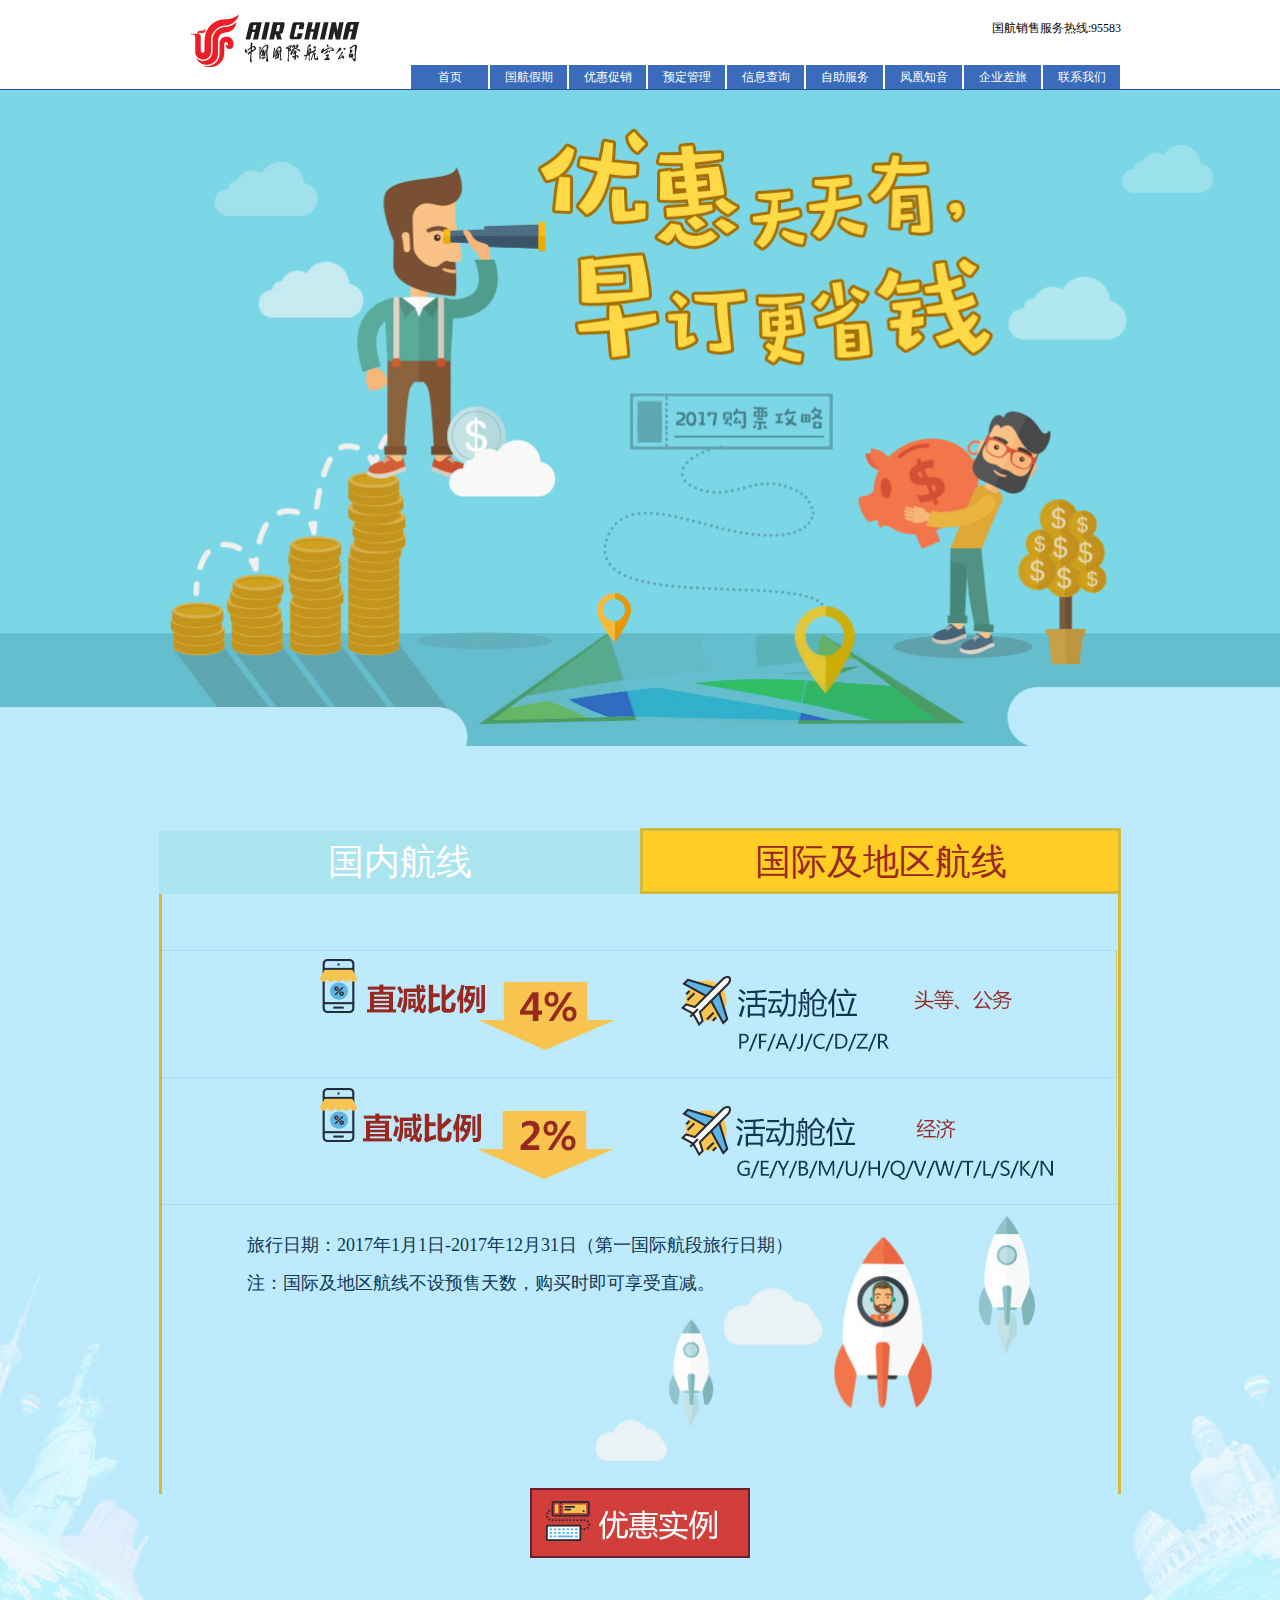
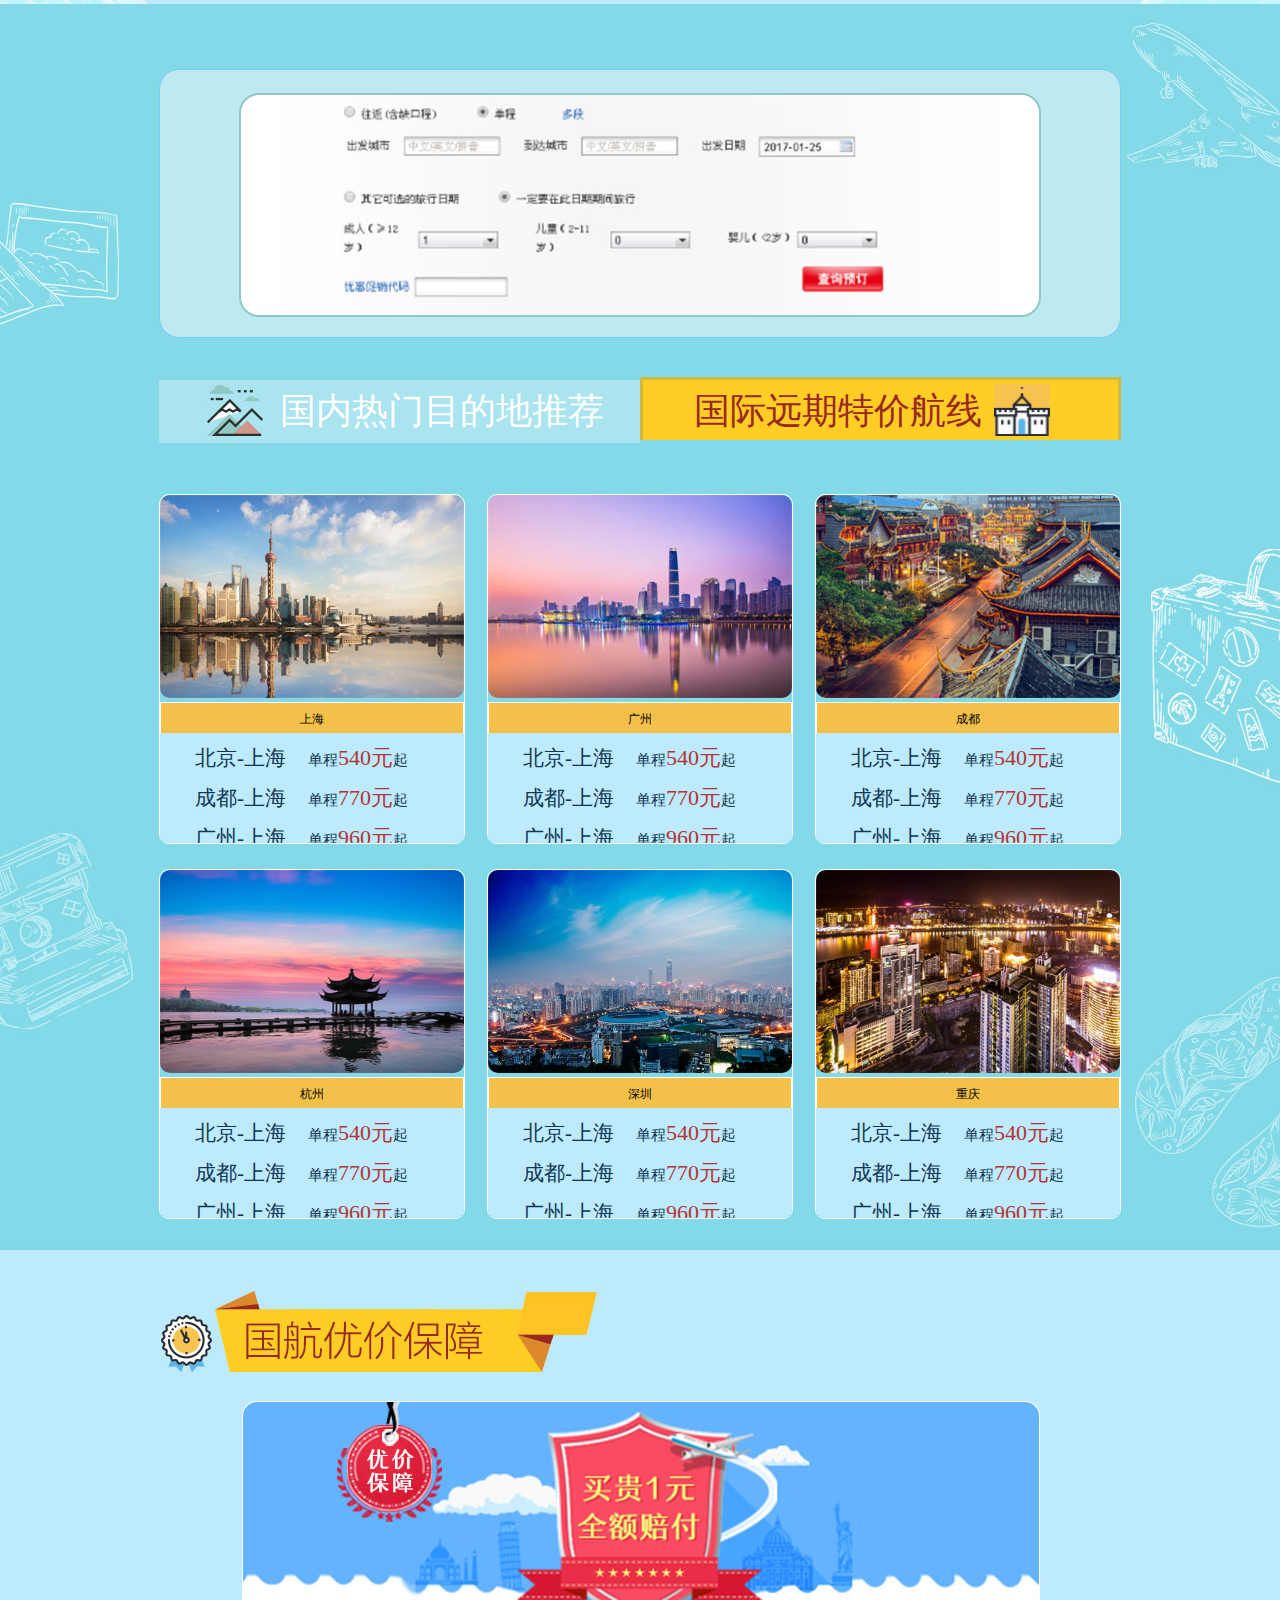
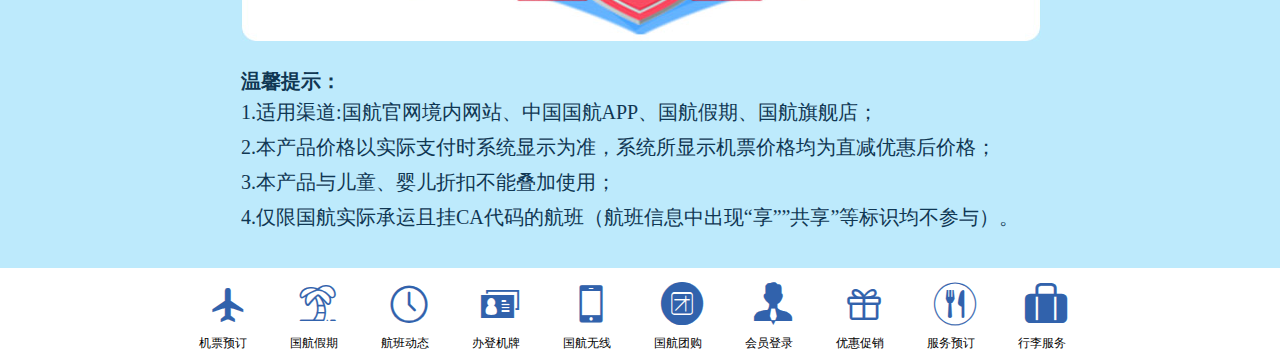
<file: index.html>
<!DOCTYPE html>
<html>
<head lang="en">
    <meta charset="UTF-8">
    <meta name="viewport"
          content="width=device-width,initial-scale=1.0,minimum-scale=1.0,maximum-scale=1.0,user-scalable=no">
    <title>中国国际航空</title>
    <link href="css/hk.css" type="text/css" rel="stylesheet">
    <link rel="stylesheet" href="font/iconfont.css"/>
</head>
<body>
<div class="mo">
    <header class="clearFix">
        <a href="#"><img src="images/logo_03.jpg" alt=""/></a>
        <div class="right">
            <span>国航销售服务热线:95583</span>
        </div>
        <div class="left">
            <ul>
                <li><a href="#">首页</a></li>
                <li><a href="#">国航假期</a></li>
                <li><a href="#">优惠促销</a></li>
                <li><a href="#">预定管理</a></li>
                <li><a href="#">信息查询</a></li>
                <li><a href="#">自助服务</a></li>
                <li><a href="#">凤凰知音</a></li>
                <li><a href="#">企业差旅</a></li>
                <li><a href="#">联系我们</a></li>
            </ul>
        </div>
    </header>
    <div class="banner">
       <div></div>
    </div>
    <div class="lane">
        <div class="activity">
           <div class="guo">
              <div class="xian">
                  <span>国内航线</span><span>国际及地区航线</span>
              </div>
              <div class="content">
                  <div class="bili"><img src="images/hd_03.jpg" alt=""/></div>
                  <div class="bili"><img src="images/hd_06.jpg" alt=""/></div>
                  <div class="zhu">
                      <p>旅行日期：2017年1月1日-2017年12月31日（第一国际航段旅行日期）</p>
                      <p>注：国际及地区航线不设预售天数，购买时即可享受直减。</p>
                  </div>
                  <div class="btn">
                      <a href="#"><img src="images/anniu_09.jpg" alt=""/></a>
                  </div>
              </div>
           </div>
        </div>
    </div>
    <div class="query">
        <div class="query-con">
            <div class="reserve">
               <div>
                   <img src="images/chaxun_03.jpg" alt=""/>
               </div>
            </div>
            <div class="hot">
                <div class="xian">
                    <span><img src="images/xiao_07.jpg" alt=""/>国内热门目的地推荐</span><span>国际远期特价航线<img src="images/xiao_10.jpg" alt=""/></span>
                </div>
            </div>
            <div class="hot-xian">
                <ul>
                    <li>
                        <div class="shanghai">
                            <img src="images/sh.jpg" alt=""/>
                            <div>上海</div>
                        </div>
                        <div class="dan">
                            <div>北京-上海<p>单程<span>540元</span>起</p></div>
                            <div>成都-上海<p>单程<span>770元</span>起</p></div>
                            <div>广州-上海<p>单程<span>960元</span>起</p></div>
                        </div>
                    </li>
                    <li class="zhong">
                        <div class="shanghai">
                            <img src="images/gz.jpg" alt=""/>
                            <div>广州</div>
                        </div>
                        <div class="dan">
                            <div>北京-上海<p>单程<span>540元</span>起</p></div>
                            <div>成都-上海<p>单程<span>770元</span>起</p></div>
                            <div>广州-上海<p>单程<span>960元</span>起</p></div>
                        </div>
                    </li>
                    <li>
                        <div class="shanghai">
                            <img src="images/cd.jpg" alt=""/>
                            <div>成都</div>
                        </div>
                        <div class="dan">
                            <div>北京-上海<p>单程<span>540元</span>起</p></div>
                            <div>成都-上海<p>单程<span>770元</span>起</p></div>
                            <div>广州-上海<p>单程<span>960元</span>起</p></div>
                        </div>
                    </li>
                    <li>
                        <div class="shanghai">
                            <img src="images/hz.jpg" alt=""/>
                            <div>杭州</div>
                        </div>
                        <div class="dan">
                            <div>北京-上海<p>单程<span>540元</span>起</p></div>
                            <div>成都-上海<p>单程<span>770元</span>起</p></div>
                            <div>广州-上海<p>单程<span>960元</span>起</p></div>
                        </div>
                    </li>
                    <li class="zhong">
                        <div class="shanghai">
                            <img src="images/sz.jpg" alt=""/>
                            <div>深圳</div>
                        </div>
                        <div class="dan">
                            <div>北京-上海<p>单程<span>540元</span>起</p></div>
                            <div>成都-上海<p>单程<span>770元</span>起</p></div>
                            <div>广州-上海<p>单程<span>960元</span>起</p></div>
                        </div>
                    </li>
                    <li>
                        <div class="shanghai">
                            <img src="images/cq.jpg" alt=""/>
                            <div>重庆</div>
                        </div>
                        <div class="dan">
                            <div>北京-上海<p>单程<span>540元</span>起</p></div>
                            <div>成都-上海<p>单程<span>770元</span>起</p></div>
                            <div>广州-上海<p>单程<span>960元</span>起</p></div>
                        </div>
                    </li>
                </ul>
            </div>
        </div>
    </div>
    <div class="hint">
        <div class="guarantee">
            <div class="hint-logo">
                <img src="images/logo2_11.jpg" alt=""/>
            </div>
            <div class="guar">
                <img src="images/gui_11.jpg" alt=""/>
            </div>
            <div class="hint-t">
                <h1>温馨提示：</h1>
                <p>1.适用渠道:国航官网境内网站、中国国航APP、国航假期、国航旗舰店；</p>
                <p>2.本产品价格以实际支付时系统显示为准，系统所显示机票价格均为直减优惠后价格；</p>
                <p>3.本产品与儿童、婴儿折扣不能叠加使用；</p>
                <p>4.仅限国航实际承运且挂CA代码的航班（航班信息中出现“享””共享”等标识均不参与）。</p>
            </div>
        </div>
    </div>
    <footer>
        <div class="fot">
          <dl>
              <dt><i class="iconfont icon-feijizhizao"></i></dt>
              <dd>机票预订</dd>
          </dl>
            <dl>
                <dt><i class="iconfont icon-jiaqi"></i></dt>
                <dd>国航假期</dd>
            </dl>
            <dl>
                <dt><i class="iconfont icon-shijian"></i></dt>
                <dd>航班动态</dd>
            </dl>
            <dl>
                <dt><i class="iconfont icon-huiyuan1"></i></dt>
                <dd>办登机牌</dd>
            </dl>
            <dl>
                <dt><i class="iconfont icon-shouji"></i></dt>
                <dd>国航无线</dd>
            </dl>
            <dl>
                <dt><i class="iconfont icon-tubiaodalibao-01"></i></dt>
                <dd>国航团购</dd>
            </dl>
            <dl>
                <dt><i class="iconfont icon-huiyuan"></i></dt>
                <dd>会员登录</dd>
            </dl>
            <dl>
                <dt><i class="iconfont icon-youhui"></i></dt>
                <dd>优惠促销</dd>
            </dl>
            <dl>
                <dt><i class="iconfont icon-canting"></i></dt>
                <dd>服务预订</dd>
            </dl>
            <dl>
                <dt><i class="iconfont icon-xinglijicun"></i></dt>
                <dd>行李服务</dd>
            </dl>
        </div>
    </footer>
</div>
</body>
</html>
</file>
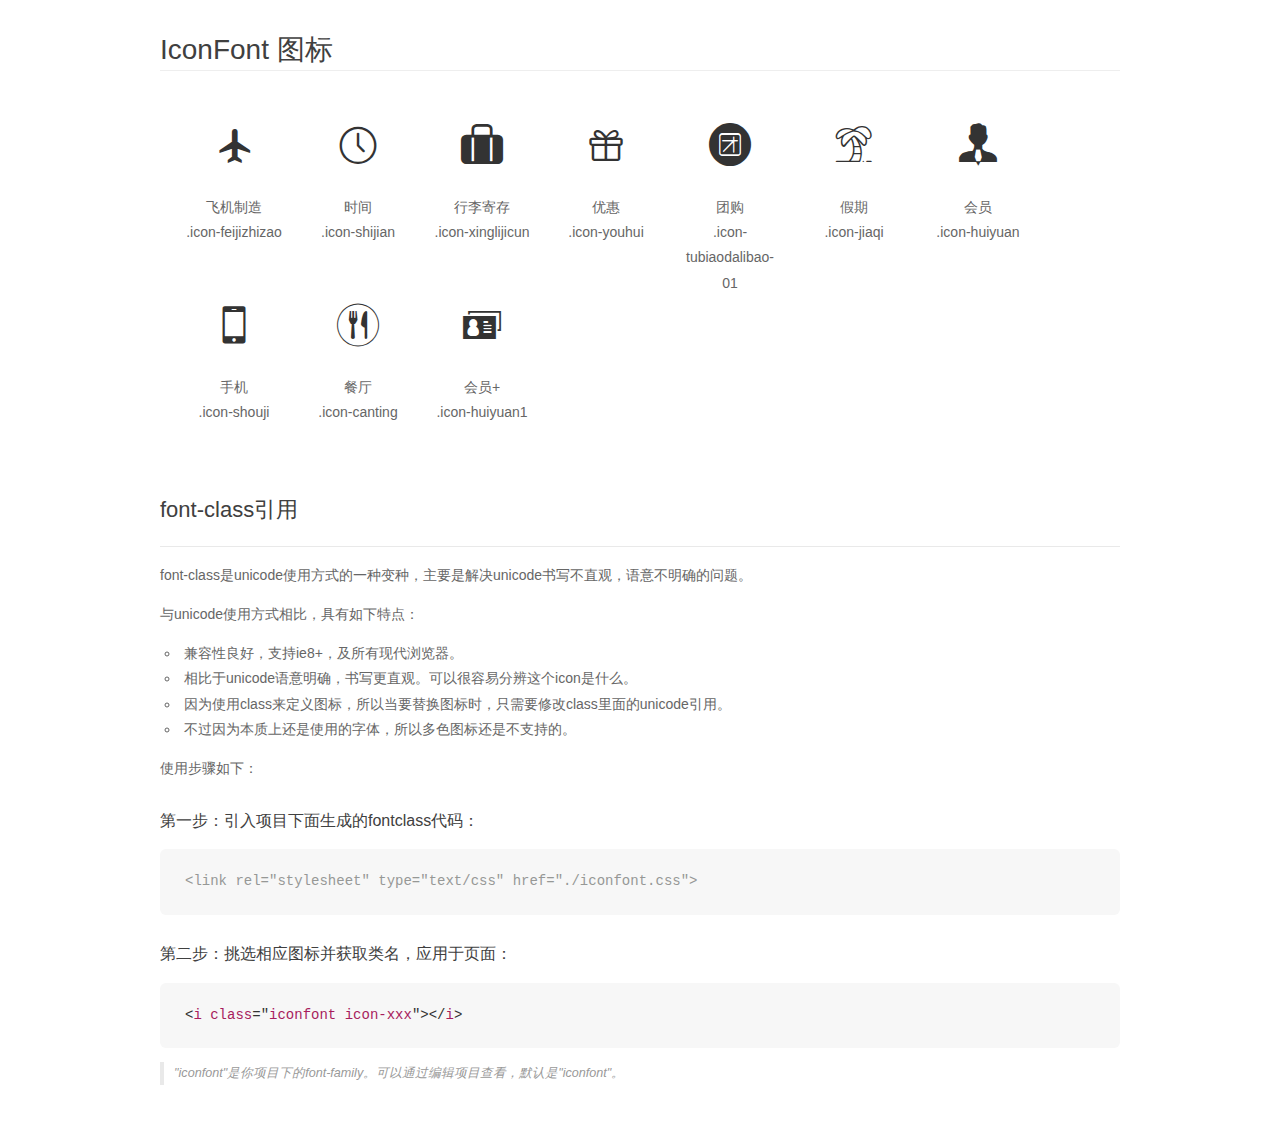
<file: font/demo_fontclass.html>
<!DOCTYPE html>
<html>
<head>
    <meta charset="utf-8"/>
    <title>IconFont</title>
    <link rel="stylesheet" href="demo.css">
    <link rel="stylesheet" href="iconfont.css">
</head>
<body>
    <div class="main markdown">
        <h1>IconFont 图标</h1>
        <ul class="icon_lists clear">
            
                <li>
                <i class="icon iconfont icon-feijizhizao"></i>
                    <div class="name">飞机制造</div>
                    <div class="fontclass">.icon-feijizhizao</div>
                </li>
            
                <li>
                <i class="icon iconfont icon-shijian"></i>
                    <div class="name">时间</div>
                    <div class="fontclass">.icon-shijian</div>
                </li>
            
                <li>
                <i class="icon iconfont icon-xinglijicun"></i>
                    <div class="name">行李寄存</div>
                    <div class="fontclass">.icon-xinglijicun</div>
                </li>
            
                <li>
                <i class="icon iconfont icon-youhui"></i>
                    <div class="name">优惠</div>
                    <div class="fontclass">.icon-youhui</div>
                </li>
            
                <li>
                <i class="icon iconfont icon-tubiaodalibao-01"></i>
                    <div class="name">团购</div>
                    <div class="fontclass">.icon-tubiaodalibao-01</div>
                </li>
            
                <li>
                <i class="icon iconfont icon-jiaqi"></i>
                    <div class="name">假期</div>
                    <div class="fontclass">.icon-jiaqi</div>
                </li>
            
                <li>
                <i class="icon iconfont icon-huiyuan"></i>
                    <div class="name">会员</div>
                    <div class="fontclass">.icon-huiyuan</div>
                </li>
            
                <li>
                <i class="icon iconfont icon-shouji"></i>
                    <div class="name">手机</div>
                    <div class="fontclass">.icon-shouji</div>
                </li>
            
                <li>
                <i class="icon iconfont icon-canting"></i>
                    <div class="name">餐厅</div>
                    <div class="fontclass">.icon-canting</div>
                </li>
            
                <li>
                <i class="icon iconfont icon-huiyuan1"></i>
                    <div class="name">会员+</div>
                    <div class="fontclass">.icon-huiyuan1</div>
                </li>
            
        </ul>

        <h2 id="font-class-">font-class引用</h2>
        <hr>

        <p>font-class是unicode使用方式的一种变种，主要是解决unicode书写不直观，语意不明确的问题。</p>
        <p>与unicode使用方式相比，具有如下特点：</p>
        <ul>
        <li>兼容性良好，支持ie8+，及所有现代浏览器。</li>
        <li>相比于unicode语意明确，书写更直观。可以很容易分辨这个icon是什么。</li>
        <li>因为使用class来定义图标，所以当要替换图标时，只需要修改class里面的unicode引用。</li>
        <li>不过因为本质上还是使用的字体，所以多色图标还是不支持的。</li>
        </ul>
        <p>使用步骤如下：</p>
        <h3 id="-fontclass-">第一步：引入项目下面生成的fontclass代码：</h3>


        <pre><code class="lang-js hljs javascript"><span class="hljs-comment">&lt;link rel="stylesheet" type="text/css" href="./iconfont.css"&gt;</span></code></pre>
        <h3 id="-">第二步：挑选相应图标并获取类名，应用于页面：</h3>
        <pre><code class="lang-css hljs">&lt;<span class="hljs-selector-tag">i</span> <span class="hljs-selector-tag">class</span>="<span class="hljs-selector-tag">iconfont</span> <span class="hljs-selector-tag">icon-xxx</span>"&gt;&lt;/<span class="hljs-selector-tag">i</span>&gt;</code></pre>
        <blockquote>
        <p>"iconfont"是你项目下的font-family。可以通过编辑项目查看，默认是"iconfont"。</p>
        </blockquote>
    </div>
</body>
</html>
</file>
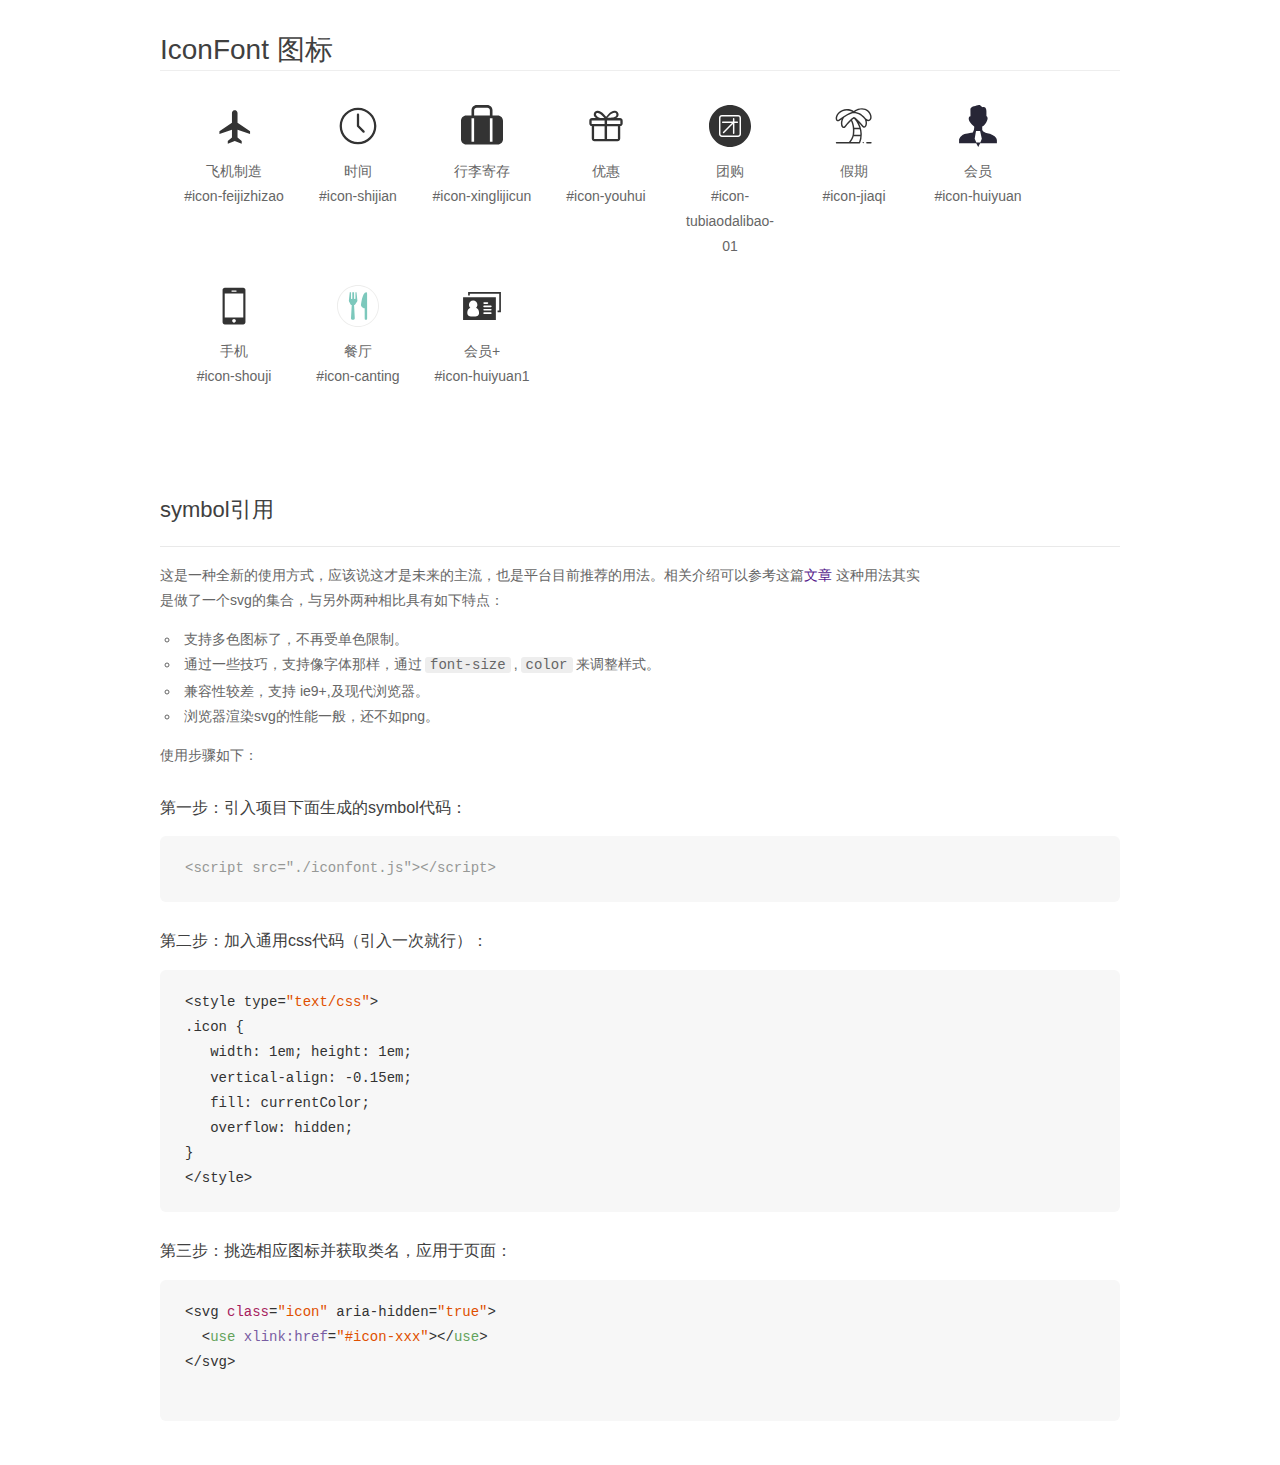
<file: font/demo_symbol.html>
<!DOCTYPE html>
<html>
<head>
    <meta charset="utf-8"/>
    <title>IconFont</title>
    <link rel="stylesheet" href="demo.css">
    <script src="iconfont.js"></script>

    <style type="text/css">
        .icon {
          /* 通过设置 font-size 来改变图标大小 */
          width: 1em; height: 1em;
          /* 图标和文字相邻时，垂直对齐 */
          vertical-align: -0.15em;
          /* 通过设置 color 来改变 SVG 的颜色/fill */
          fill: currentColor;
          /* path 和 stroke 溢出 viewBox 部分在 IE 下会显示
             normalize.css 中也包含这行 */
          overflow: hidden;
        }

    </style>
</head>
<body>
    <div class="main markdown">
        <h1>IconFont 图标</h1>
        <ul class="icon_lists clear">
            
                <li>
                    <svg class="icon" aria-hidden="true">
                        <use xlink:href="#icon-feijizhizao"></use>
                    </svg>
                    <div class="name">飞机制造</div>
                    <div class="fontclass">#icon-feijizhizao</div>
                </li>
            
                <li>
                    <svg class="icon" aria-hidden="true">
                        <use xlink:href="#icon-shijian"></use>
                    </svg>
                    <div class="name">时间</div>
                    <div class="fontclass">#icon-shijian</div>
                </li>
            
                <li>
                    <svg class="icon" aria-hidden="true">
                        <use xlink:href="#icon-xinglijicun"></use>
                    </svg>
                    <div class="name">行李寄存</div>
                    <div class="fontclass">#icon-xinglijicun</div>
                </li>
            
                <li>
                    <svg class="icon" aria-hidden="true">
                        <use xlink:href="#icon-youhui"></use>
                    </svg>
                    <div class="name">优惠</div>
                    <div class="fontclass">#icon-youhui</div>
                </li>
            
                <li>
                    <svg class="icon" aria-hidden="true">
                        <use xlink:href="#icon-tubiaodalibao-01"></use>
                    </svg>
                    <div class="name">团购</div>
                    <div class="fontclass">#icon-tubiaodalibao-01</div>
                </li>
            
                <li>
                    <svg class="icon" aria-hidden="true">
                        <use xlink:href="#icon-jiaqi"></use>
                    </svg>
                    <div class="name">假期</div>
                    <div class="fontclass">#icon-jiaqi</div>
                </li>
            
                <li>
                    <svg class="icon" aria-hidden="true">
                        <use xlink:href="#icon-huiyuan"></use>
                    </svg>
                    <div class="name">会员</div>
                    <div class="fontclass">#icon-huiyuan</div>
                </li>
            
                <li>
                    <svg class="icon" aria-hidden="true">
                        <use xlink:href="#icon-shouji"></use>
                    </svg>
                    <div class="name">手机</div>
                    <div class="fontclass">#icon-shouji</div>
                </li>
            
                <li>
                    <svg class="icon" aria-hidden="true">
                        <use xlink:href="#icon-canting"></use>
                    </svg>
                    <div class="name">餐厅</div>
                    <div class="fontclass">#icon-canting</div>
                </li>
            
                <li>
                    <svg class="icon" aria-hidden="true">
                        <use xlink:href="#icon-huiyuan1"></use>
                    </svg>
                    <div class="name">会员+</div>
                    <div class="fontclass">#icon-huiyuan1</div>
                </li>
            
        </ul>


        <h2 id="symbol-">symbol引用</h2>
        <hr>

        <p>这是一种全新的使用方式，应该说这才是未来的主流，也是平台目前推荐的用法。相关介绍可以参考这篇<a href="">文章</a>
        这种用法其实是做了一个svg的集合，与另外两种相比具有如下特点：</p>
        <ul>
          <li>支持多色图标了，不再受单色限制。</li>
          <li>通过一些技巧，支持像字体那样，通过<code>font-size</code>,<code>color</code>来调整样式。</li>
          <li>兼容性较差，支持 ie9+,及现代浏览器。</li>
          <li>浏览器渲染svg的性能一般，还不如png。</li>
        </ul>
        <p>使用步骤如下：</p>
        <h3 id="-symbol-">第一步：引入项目下面生成的symbol代码：</h3>
        <pre><code class="lang-js hljs javascript"><span class="hljs-comment">&lt;script src="./iconfont.js"&gt;&lt;/script&gt;</span></code></pre>
        <h3 id="-css-">第二步：加入通用css代码（引入一次就行）：</h3>
        <pre><code class="lang-js hljs javascript">&lt;style type=<span class="hljs-string">"text/css"</span>&gt;
.icon {
   width: <span class="hljs-number">1</span>em; height: <span class="hljs-number">1</span>em;
   vertical-align: <span class="hljs-number">-0.15</span>em;
   fill: currentColor;
   overflow: hidden;
}
&lt;<span class="hljs-regexp">/style&gt;</span></code></pre>
        <h3 id="-">第三步：挑选相应图标并获取类名，应用于页面：</h3>
        <pre><code class="lang-js hljs javascript">&lt;svg <span class="hljs-class"><span class="hljs-keyword">class</span></span>=<span class="hljs-string">"icon"</span> aria-hidden=<span class="hljs-string">"true"</span>&gt;<span class="xml"><span class="hljs-tag">
  &lt;<span class="hljs-name">use</span> <span class="hljs-attr">xlink:href</span>=<span class="hljs-string">"#icon-xxx"</span>&gt;</span><span class="hljs-tag">&lt;/<span class="hljs-name">use</span>&gt;</span>
</span>&lt;<span class="hljs-regexp">/svg&gt;
        </span></code></pre>
    </div>
</body>
</html>
</file>
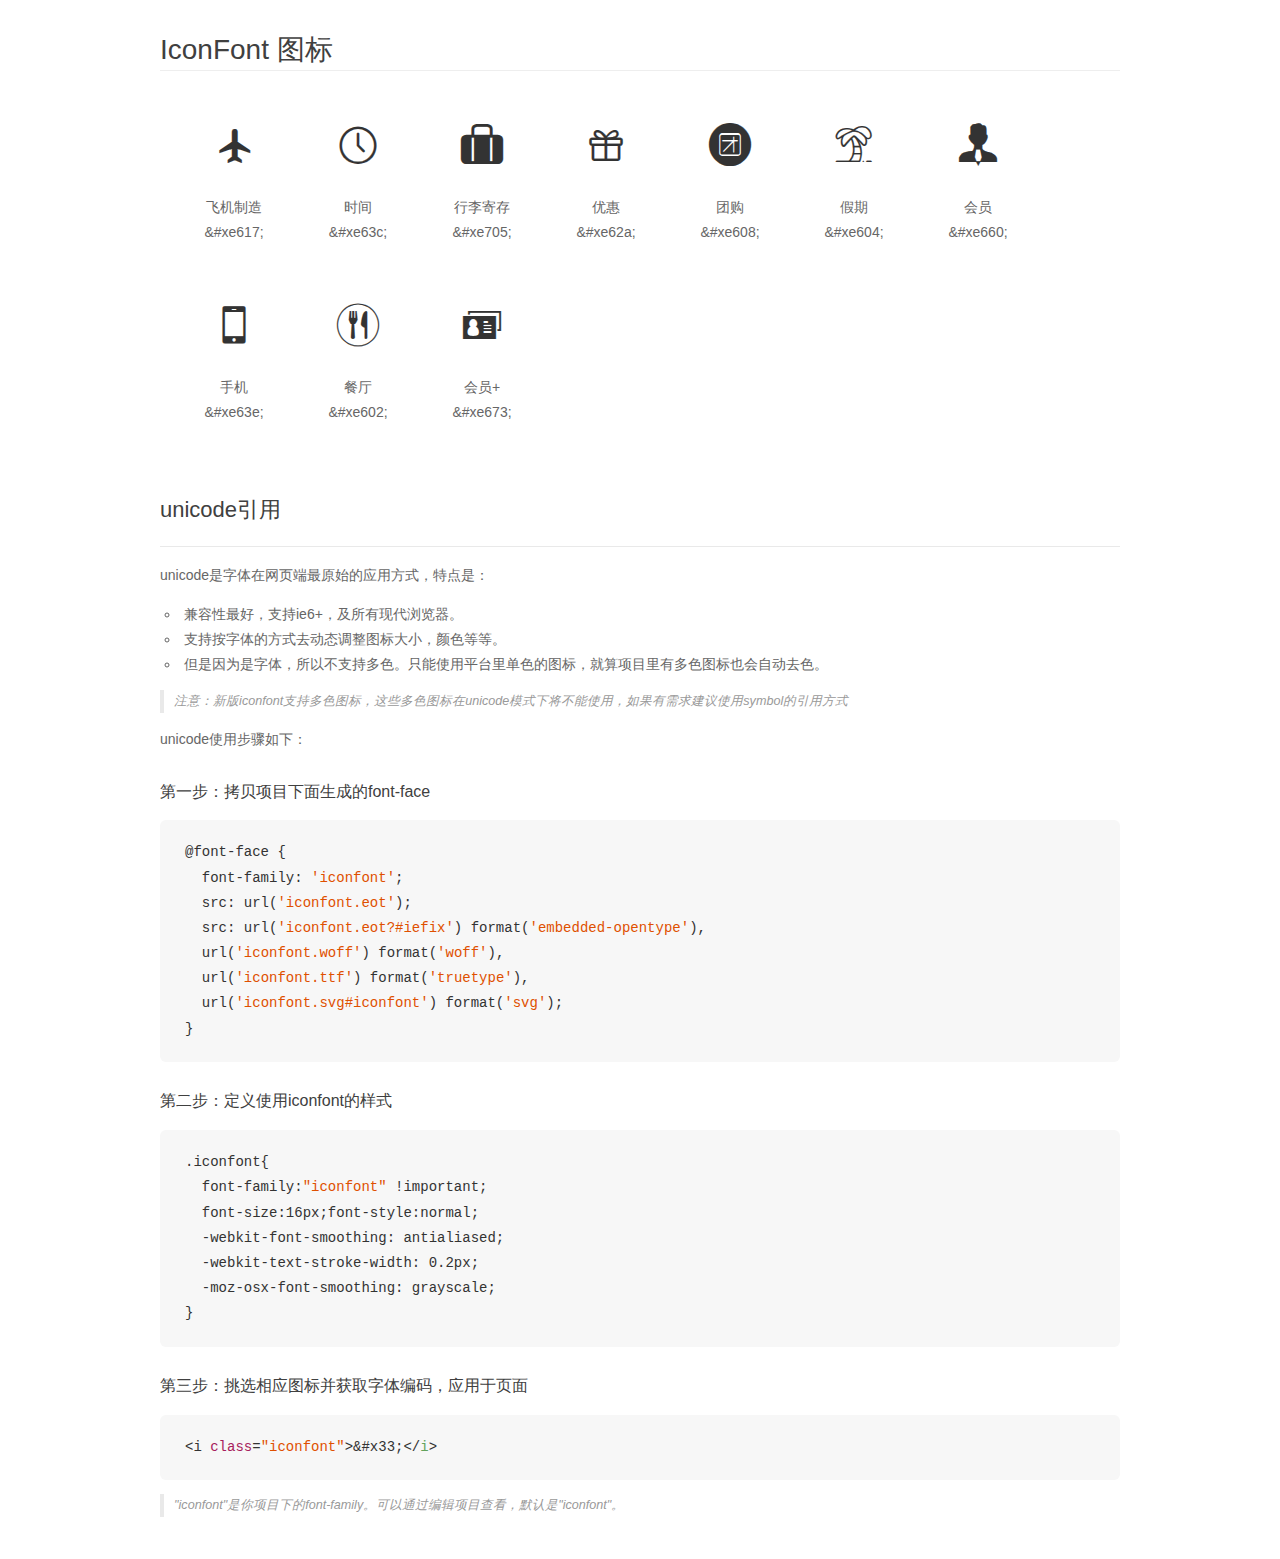
<file: font/demo_unicode.html>
<!DOCTYPE html>
<html>
<head>
    <meta charset="utf-8"/>
    <title>IconFont</title>
    <link rel="stylesheet" href="demo.css">

    <style type="text/css">

        @font-face {font-family: "iconfont";
          src: url('iconfont.eot'); /* IE9*/
          src: url('iconfont.eot#iefix') format('embedded-opentype'), /* IE6-IE8 */
          url('iconfont.woff') format('woff'), /* chrome, firefox */
          url('iconfont.ttf') format('truetype'), /* chrome, firefox, opera, Safari, Android, iOS 4.2+*/
          url('iconfont.svg#iconfont') format('svg'); /* iOS 4.1- */
        }

        .iconfont {
          font-family:"iconfont" !important;
          font-size:16px;
          font-style:normal;
          -webkit-font-smoothing: antialiased;
          -webkit-text-stroke-width: 0.2px;
          -moz-osx-font-smoothing: grayscale;
        }

    </style>
</head>
<body>
    <div class="main markdown">
        <h1>IconFont 图标</h1>
        <ul class="icon_lists clear">
            
                <li>
                <i class="icon iconfont">&#xe617;</i>
                    <div class="name">飞机制造</div>
                    <div class="code">&amp;#xe617;</div>
                </li>
            
                <li>
                <i class="icon iconfont">&#xe63c;</i>
                    <div class="name">时间</div>
                    <div class="code">&amp;#xe63c;</div>
                </li>
            
                <li>
                <i class="icon iconfont">&#xe705;</i>
                    <div class="name">行李寄存</div>
                    <div class="code">&amp;#xe705;</div>
                </li>
            
                <li>
                <i class="icon iconfont">&#xe62a;</i>
                    <div class="name">优惠</div>
                    <div class="code">&amp;#xe62a;</div>
                </li>
            
                <li>
                <i class="icon iconfont">&#xe608;</i>
                    <div class="name">团购</div>
                    <div class="code">&amp;#xe608;</div>
                </li>
            
                <li>
                <i class="icon iconfont">&#xe604;</i>
                    <div class="name">假期</div>
                    <div class="code">&amp;#xe604;</div>
                </li>
            
                <li>
                <i class="icon iconfont">&#xe660;</i>
                    <div class="name">会员</div>
                    <div class="code">&amp;#xe660;</div>
                </li>
            
                <li>
                <i class="icon iconfont">&#xe63e;</i>
                    <div class="name">手机</div>
                    <div class="code">&amp;#xe63e;</div>
                </li>
            
                <li>
                <i class="icon iconfont">&#xe602;</i>
                    <div class="name">餐厅</div>
                    <div class="code">&amp;#xe602;</div>
                </li>
            
                <li>
                <i class="icon iconfont">&#xe673;</i>
                    <div class="name">会员+</div>
                    <div class="code">&amp;#xe673;</div>
                </li>
            
        </ul>
        <h2 id="unicode-">unicode引用</h2>
        <hr>

        <p>unicode是字体在网页端最原始的应用方式，特点是：</p>
        <ul>
        <li>兼容性最好，支持ie6+，及所有现代浏览器。</li>
        <li>支持按字体的方式去动态调整图标大小，颜色等等。</li>
        <li>但是因为是字体，所以不支持多色。只能使用平台里单色的图标，就算项目里有多色图标也会自动去色。</li>
        </ul>
        <blockquote>
        <p>注意：新版iconfont支持多色图标，这些多色图标在unicode模式下将不能使用，如果有需求建议使用symbol的引用方式</p>
        </blockquote>
        <p>unicode使用步骤如下：</p>
        <h3 id="-font-face">第一步：拷贝项目下面生成的font-face</h3>
        <pre><code class="lang-js hljs javascript">@font-face {
  font-family: <span class="hljs-string">'iconfont'</span>;
  src: url(<span class="hljs-string">'iconfont.eot'</span>);
  src: url(<span class="hljs-string">'iconfont.eot?#iefix'</span>) format(<span class="hljs-string">'embedded-opentype'</span>),
  url(<span class="hljs-string">'iconfont.woff'</span>) format(<span class="hljs-string">'woff'</span>),
  url(<span class="hljs-string">'iconfont.ttf'</span>) format(<span class="hljs-string">'truetype'</span>),
  url(<span class="hljs-string">'iconfont.svg#iconfont'</span>) format(<span class="hljs-string">'svg'</span>);
}
</code></pre>
        <h3 id="-iconfont-">第二步：定义使用iconfont的样式</h3>
        <pre><code class="lang-js hljs javascript">.iconfont{
  font-family:<span class="hljs-string">"iconfont"</span> !important;
  font-size:<span class="hljs-number">16</span>px;font-style:normal;
  -webkit-font-smoothing: antialiased;
  -webkit-text-stroke-width: <span class="hljs-number">0.2</span>px;
  -moz-osx-font-smoothing: grayscale;
}
</code></pre>
        <h3 id="-">第三步：挑选相应图标并获取字体编码，应用于页面</h3>
        <pre><code class="lang-js hljs javascript">&lt;i <span class="hljs-class"><span class="hljs-keyword">class</span></span>=<span class="hljs-string">"iconfont"</span>&gt;&amp;#x33;<span class="xml"><span class="hljs-tag">&lt;/<span class="hljs-name">i</span>&gt;</span></span></code></pre>

        <blockquote>
        <p>"iconfont"是你项目下的font-family。可以通过编辑项目查看，默认是"iconfont"。</p>
        </blockquote>
    </div>


</body>
</html>
</file>
<file: css/hk.css>
*{
    padding:0;
    margin:0;
    border:0;
    font-size:12px;
    font-weight:normal;
    font-style:normal;
    list-style-type: none;
}
html,body{
    width: 100%;
}
.box{
    width: 100%;
}
a{
    text-decoration: none;
}
.left{
    float: left;
}
.right{
    float: right;
}
.clearFix:after { clear:both; display:block; content:''; }
@font-face {
    font-family: 'iconfont';
    src: url('../font/iconfont.eot');
    src: url('../font/iconfont.eot?#iefix') format('embedded-opentype'),
    url('../font/iconfont.woff') format('woff'),
    url('../font/iconfont.ttf') format('truetype'),
    url('../font/iconfont.svg#iconfont') format('svg');
}
.iconfont{
    font-family:"iconfont" !important;
    font-size:42px;font-style:normal;
    -webkit-font-smoothing: antialiased;
    -webkit-text-stroke-width: 0.2px;
    -moz-osx-font-smoothing: grayscale;
}
.mo{
    width: 100%;
}
@media screen and (min-width: 600px){
    header{
        width: 962px;
        margin: 0 auto;
    }
    header img{
        float: left;
        margin-top: 14px;
        margin-left: 32px;
        margin-right: 51px;
        width: 168px;
        height: 53px;
    }
    header ul {
        height: 24px;
        margin-top: 28px;
    }
    header ul li {
        float: left;
        margin: 0 1px;
        background: #3b6cbb;
        width: 77px;
        height: 24px;
        line-height: 24px;
        text-align: center;
    }
    header ul li:hover{
        background: #f8c44f;
        color: #99281f;
    }
    header a{
        color: #ffffff;
    }
    header span{
        display: inline-block;
        padding-top: 20px;
    }
    /*banner*/
    .banner{
        width: 100%;
        height: 657px;
        border-top: 1px solid #2e4e97;
        background: url("../images/bg1_02.jpg") no-repeat center;
        background-size: cover;
    }
    .banner div{
        width: 962px;
        height: 657px;
        margin: 0 auto;
    }
    /*lane*/
    .lane{
        width: 100%;
        height: 857px;
        background: url("../images/bg2_02.jpg") no-repeat center;
        background-size: cover;
    }
    .activity{
        width: 962px;
        height: 857px;
        margin: 0 auto;
        overflow: hidden;
    }
    .guo{
        width: 962px;
        height: 725px;
        margin-top: 81px;
    }
    .xian{
        height: 63px;
    }
    .xian span{
        display: inline-block;
        height: 63px;
        width: 481px;
        text-align: center;
        line-height: 63px;
        font-size: 36px;
    }
    .xian span:first-of-type{
        color: #ffffff;
        background: #a9e4ef;
    }
    .xian span:last-of-type{
        color: #99281f;
        background: #ffcd24;
        border-top: 3px solid #d2b942;
        border-left: 3px solid #d2b942;
        border-right: 3px solid #d2b942;
        box-sizing: border-box;
    }
    .content{
        height: 603px;
        border-top: 3px solid #d2b942;
        border-left: 3px solid #d2b942;
        border-right: 3px solid #d2b942;
        box-sizing: border-box;
        padding-top: 56px;
    }
    .content .bili{
        height: 126px;
        border-top: 1px solid #a7dcf1;
    }
    .zhu{
        height: 63px;
        padding-top: 14px;
        border-top: 1px solid #a7dcf1;
    }
    .zhu p{
        margin-left: 85px;
        margin-top: 14px;
        color: #103753;
        font-size: 18px;
    }
    .btn{
        height: 70px;
        margin-top: 206px;
        text-align: center;
        border: none;
    }
    .btn a{
        width: 220px;
        height: 70px;
    }
    /*query*/
    .query{
        width: 100%;
        height: 1246px;
        background: url("../images/bg3_08.jpg") no-repeat center;
        background-size: cover;
        overflow: hidden;
    }
    .query-con{
        width: 962px;
        margin: 0 auto;
    }
    .reserve{
        height: 244px;
        border: 1px solid #77cff3;
        border-radius: 20px;
        margin-top: 65px;
        background: rgba(250,250,250,.5);
        padding-top: 23px;
        margin-bottom: 39px;
    }
    .reserve div{
        width: 798px;
        height: 220px;
        margin: 0 auto;
        border: 2px solid #92c8c3;
        border-radius: 20px;
        background: #ffffff;
    }
    .reserve div img{
        width: 100%;
        height: 100%;
        border-radius: 20px;
    }
    .hot{
         margin-bottom: 54px;
    }
    .hot .xian img{
        width: 56px;
        height: 52px;
        vertical-align: middle;
        margin: -10px 17px 0 12px;
    }
    .hot-xian li {
        width: 304px;
        height: 348px;
        border: 1px solid #ffffff;
        border-radius: 10px;
        margin-bottom: 25px;
        float: left;
    }
    .hot-xian li img{
        width: 304px;
        height: 203px;
        border-radius: 10px;
    }
    .hot-xian .zhong{
        margin: 0 22px;
    }
    .shanghai{
        width: 304px;
        height: 235px;
        margin-bottom: 3px;
    }
    .shanghai div{
        text-align: center;
        background: #f3c04a;
        height: 32px;
        line-height: 32px;
        width: 302px;
        border: 1px solid #ffffff;
    }
    .dan{
        height: 110px;
        background: #bdeafc;
        overflow: hidden;
        border-radius: 0 0 10px 10px;
    }
    .dan p{
        display: inline;
        margin-left: 22px;
        color: #103753;
        font-size: 15px;
    }
    .dan div{
        margin-left: 35px;
        font-size: 21px;
        color: #103753;
        margin-top: 10px;
    }
    .dan span{
        color: #b13535;
        font-size: 22px;
    }
    /*hint*/
    .hint{
        height: 618px;
        background: #bdeafc;
        overflow: hidden;
    }
    .guarantee{
        width: 962px;
        height: 618px;
        margin: 0 auto;
    }
    .hint-logo{
        margin-top: 41px;
        margin-left: 2px;
        margin-bottom: 25px;
    }
    .guar{
        margin-left: 82px;
    }
    .hint-t{
        margin-left: 82px;
    }
    .hint-t h1{
        font-size: 20px;
        font-weight: 600;
        color: #103753;
        margin-top: 23px;
    }
    .hint-t p{
        line-height: 35px;
        font-size: 20px;
        color: #103753;
    }
   /*footer*/
    footer{
        height: 94px;
    }
    .fot{
        width: 952px;
        height: 94px;
        margin: 0 auto;
        padding: 0 5px;
    }
    .fot dl{
        float: left;
        margin-left: 35px;
        width: 56px;
    }
    .fot dl dt{
        text-align: center;
        margin-top: 13px;
        margin-bottom: 8px;
    }
    .fot dl dt i{
        font-size: 42px;
        color: #3162ac;

    }




}
@media screen and (max-width: 600px){
    header ul li {
        display: none;
    }
    .banner{
        width: 100%;
        height: 250px;
        background: url("../images/bg1_02.jpg") no-repeat center;
        background-size: cover;
    }
    .lane{
        display: none;
    }
    .query .xian{
       display: none;
    }
    .reserve{
        display: none;
    }
    .hot-xian .dan{
        display: none;
    }
    .shanghai img{
        width: 100%;
        height: 250px;
    }
    .shanghai div{
        font-size: 18px;
        text-align: center;
        background:#f3c04a ;
    }
    .guar img{
        width: 100%;
        height: 150px;
    }
    .hint-t h1{
        font-size: 15px;
        font-weight: 600;
        color: #103753;
        margin-top: 23px;
    }
    .hint-t p{
        line-height: 25px;
        font-size: 15px;
        color: #103753;
    }
    footer{

        height: 300px;
        margin-bottom: 20px;
    }
    footer .fot dl{
        width: 20%;
        height: 80px;
        float: left;
        /*border: 1px solid #1b6d85;*/
        /*box-sizing: border-box;*/
    }
    .fot dl dt{
        text-align: center;
    }
    .fot dl dd{
        text-align: center;
    }
    .fot dl dt i{
        font-size: 40px;
        color: #1b6d85;
    }

}
</file>
<file: font/iconfont.css>
@font-face {font-family: "iconfont";
  src: url('iconfont.eot?t=1501032509913'); /* IE9*/
  src: url('iconfont.eot?t=1501032509913#iefix') format('embedded-opentype'), /* IE6-IE8 */
  url('iconfont.woff?t=1501032509913') format('woff'), /* chrome, firefox */
  url('iconfont.ttf?t=1501032509913') format('truetype'), /* chrome, firefox, opera, Safari, Android, iOS 4.2+*/
  url('iconfont.svg?t=1501032509913#iconfont') format('svg'); /* iOS 4.1- */
}

.iconfont {
  font-family:"iconfont" !important;
  font-size:16px;
  font-style:normal;
  -webkit-font-smoothing: antialiased;
  -moz-osx-font-smoothing: grayscale;
}

.icon-feijizhizao:before { content: "\e617"; }

.icon-shijian:before { content: "\e63c"; }

.icon-xinglijicun:before { content: "\e705"; }

.icon-youhui:before { content: "\e62a"; }

.icon-tubiaodalibao-01:before { content: "\e608"; }

.icon-jiaqi:before { content: "\e604"; }

.icon-huiyuan:before { content: "\e660"; }

.icon-shouji:before { content: "\e63e"; }

.icon-canting:before { content: "\e602"; }

.icon-huiyuan1:before { content: "\e673"; }
</file>
<file: font/demo.css>
*{margin: 0;padding: 0;list-style: none;}
/*
KISSY CSS Reset
理念：1. reset 的目的不是清除浏览器的默认样式，这仅是部分工作。清除和重置是紧密不可分的。
2. reset 的目的不是让默认样式在所有浏览器下一致，而是减少默认样式有可能带来的问题。
3. reset 期望提供一套普适通用的基础样式。但没有银弹，推荐根据具体需求，裁剪和修改后再使用。
特色：1. 适应中文；2. 基于最新主流浏览器。
维护：玉伯<lifesinger@gmail.com>, 正淳<ragecarrier@gmail.com>
 */

/** 清除内外边距 **/
body, h1, h2, h3, h4, h5, h6, hr, p, blockquote, /* structural elements 结构元素 */
dl, dt, dd, ul, ol, li, /* list elements 列表元素 */
pre, /* text formatting elements 文本格式元素 */
form, fieldset, legend, button, input, textarea, /* form elements 表单元素 */
th, td /* table elements 表格元素 */ {
  margin: 0;
  padding: 0;
}

/** 设置默认字体 **/
body,
button, input, select, textarea /* for ie */ {
  font: 12px/1.5 tahoma, arial, \5b8b\4f53, sans-serif;
}
h1, h2, h3, h4, h5, h6 { font-size: 100%; }
address, cite, dfn, em, var { font-style: normal; } /* 将斜体扶正 */
code, kbd, pre, samp { font-family: courier new, courier, monospace; } /* 统一等宽字体 */
small { font-size: 12px; } /* 小于 12px 的中文很难阅读，让 small 正常化 */

/** 重置列表元素 **/
ul, ol { list-style: none; }

/** 重置文本格式元素 **/
a { text-decoration: none; }
a:hover { text-decoration: underline; }


/** 重置表单元素 **/
legend { color: #000; } /* for ie6 */
fieldset, img { border: 0; } /* img 搭车：让链接里的 img 无边框 */
button, input, select, textarea { font-size: 100%; } /* 使得表单元素在 ie 下能继承字体大小 */
/* 注：optgroup 无法扶正 */

/** 重置表格元素 **/
table { border-collapse: collapse; border-spacing: 0; }

/* 清除浮动 */
.ks-clear:after, .clear:after {
  content: '\20';
  display: block;
  height: 0;
  clear: both;
}
.ks-clear, .clear {
  *zoom: 1;
}

.main {
  padding: 30px 100px;
width: 960px;
margin: 0 auto;
}
.main h1{font-size:36px; color:#333; text-align:left;margin-bottom:30px; border-bottom: 1px solid #eee;}

.helps{margin-top:40px;}
.helps pre{
  padding:20px;
  margin:10px 0;
  border:solid 1px #e7e1cd;
  background-color: #fffdef;
  overflow: auto;
}

.icon_lists{
  width: 100% !important;

}

.icon_lists li{
  float:left;
  width: 100px;
  height:180px;
  text-align: center;
  list-style: none !important;
}
.icon_lists .icon{
  font-size: 42px;
  line-height: 100px;
  margin: 10px 0;
  color:#333;
  -webkit-transition: font-size 0.25s ease-out 0s;
  -moz-transition: font-size 0.25s ease-out 0s;
  transition: font-size 0.25s ease-out 0s;

}
.icon_lists .icon:hover{
  font-size: 100px;
}



.markdown {
  color: #666;
  font-size: 14px;
  line-height: 1.8;
}

.highlight {
  line-height: 1.5;
}

.markdown img {
  vertical-align: middle;
  max-width: 100%;
}

.markdown h1 {
  color: #404040;
  font-weight: 500;
  line-height: 40px;
  margin-bottom: 24px;
}

.markdown h2,
.markdown h3,
.markdown h4,
.markdown h5,
.markdown h6 {
  color: #404040;
  margin: 1.6em 0 0.6em 0;
  font-weight: 500;
  clear: both;
}

.markdown h1 {
  font-size: 28px;
}

.markdown h2 {
  font-size: 22px;
}

.markdown h3 {
  font-size: 16px;
}

.markdown h4 {
  font-size: 14px;
}

.markdown h5 {
  font-size: 12px;
}

.markdown h6 {
  font-size: 12px;
}

.markdown hr {
  height: 1px;
  border: 0;
  background: #e9e9e9;
  margin: 16px 0;
  clear: both;
}

.markdown p,
.markdown pre {
  margin: 1em 0;
}

.markdown > p,
.markdown > blockquote,
.markdown > .highlight,
.markdown > ol,
.markdown > ul {
  width: 80%;
}

.markdown ul > li {
  list-style: circle;
}

.markdown > ul li,
.markdown blockquote ul > li {
  margin-left: 20px;
  padding-left: 4px;
}

.markdown > ul li p,
.markdown > ol li p {
  margin: 0.6em 0;
}

.markdown ol > li {
  list-style: decimal;
}

.markdown > ol li,
.markdown blockquote ol > li {
  margin-left: 20px;
  padding-left: 4px;
}

.markdown code {
  margin: 0 3px;
  padding: 0 5px;
  background: #eee;
  border-radius: 3px;
}

.markdown pre {
  border-radius: 6px;
  background: #f7f7f7;
  padding: 20px;
}

.markdown pre code {
  border: none;
  background: #f7f7f7;
  margin: 0;
}

.markdown strong,
.markdown b {
  font-weight: 600;
}

.markdown > table {
  border-collapse: collapse;
  border-spacing: 0px;
  empty-cells: show;
  border: 1px solid #e9e9e9;
  width: 95%;
  margin-bottom: 24px;
}

.markdown > table th {
  white-space: nowrap;
  color: #333;
  font-weight: 600;

}

.markdown > table th,
.markdown > table td {
  border: 1px solid #e9e9e9;
  padding: 8px 16px;
  text-align: left;
}

.markdown > table th {
  background: #F7F7F7;
}

.markdown blockquote {
  font-size: 90%;
  color: #999;
  border-left: 4px solid #e9e9e9;
  padding-left: 0.8em;
  margin: 1em 0;
  font-style: italic;
}

.markdown blockquote p {
  margin: 0;
}

.markdown .anchor {
  opacity: 0;
  transition: opacity 0.3s ease;
  margin-left: 8px;
}

.markdown .waiting {
  color: #ccc;
}

.markdown h1:hover .anchor,
.markdown h2:hover .anchor,
.markdown h3:hover .anchor,
.markdown h4:hover .anchor,
.markdown h5:hover .anchor,
.markdown h6:hover .anchor {
  opacity: 1;
  display: inline-block;
}

.markdown > br,
.markdown > p > br {
  clear: both;
}


.hljs {
  display: block;
  background: white;
  padding: 0.5em;
  color: #333333;
  overflow-x: auto;
}

.hljs-comment,
.hljs-meta {
  color: #969896;
}

.hljs-string,
.hljs-variable,
.hljs-template-variable,
.hljs-strong,
.hljs-emphasis,
.hljs-quote {
  color: #df5000;
}

.hljs-keyword,
.hljs-selector-tag,
.hljs-type {
  color: #a71d5d;
}

.hljs-literal,
.hljs-symbol,
.hljs-bullet,
.hljs-attribute {
  color: #0086b3;
}

.hljs-section,
.hljs-name {
  color: #63a35c;
}

.hljs-tag {
  color: #333333;
}

.hljs-title,
.hljs-attr,
.hljs-selector-id,
.hljs-selector-class,
.hljs-selector-attr,
.hljs-selector-pseudo {
  color: #795da3;
}

.hljs-addition {
  color: #55a532;
  background-color: #eaffea;
}

.hljs-deletion {
  color: #bd2c00;
  background-color: #ffecec;
}

.hljs-link {
  text-decoration: underline;
}

pre{
  background: #fff;
}
</file>
